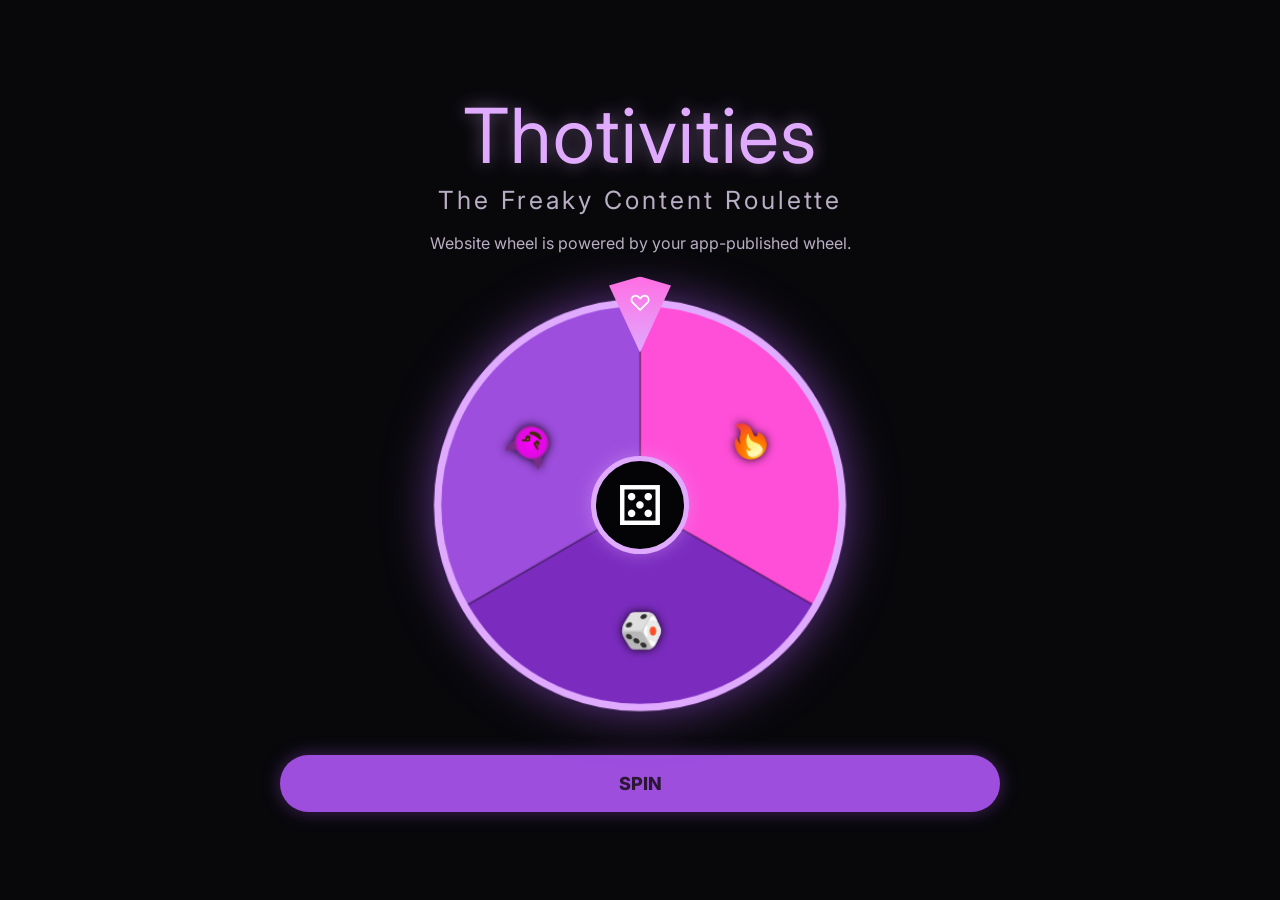
<file: index.html>
<!DOCTYPE html>
<html lang="en">
<head>
  <meta charset="UTF-8" />
  <meta name="viewport" content="width=device-width, initial-scale=1.0" />
  <title>Thotivites247</title>
  <link rel="stylesheet" href="style.css" />
</head>
<body>
  <main class="page">
    <section class="app-card">
      <h1>Thotivities</h1>
      <p class="subtitle">The Freaky Content Roulette</p>
      <p class="status">Website wheel is powered by your app-published wheel.</p>

      <div class="wheel-wrap">
        <div class="pointer">♡</div>
        <canvas id="previewWheel" width="420" height="420"></canvas>
        <div class="center-dice">⚄</div>
      </div>

      <a class="main-btn" href="spin.html">SPIN</a>
    </section>
  </main>

  <script src="site.js"></script>
</body>
</html>
</file>
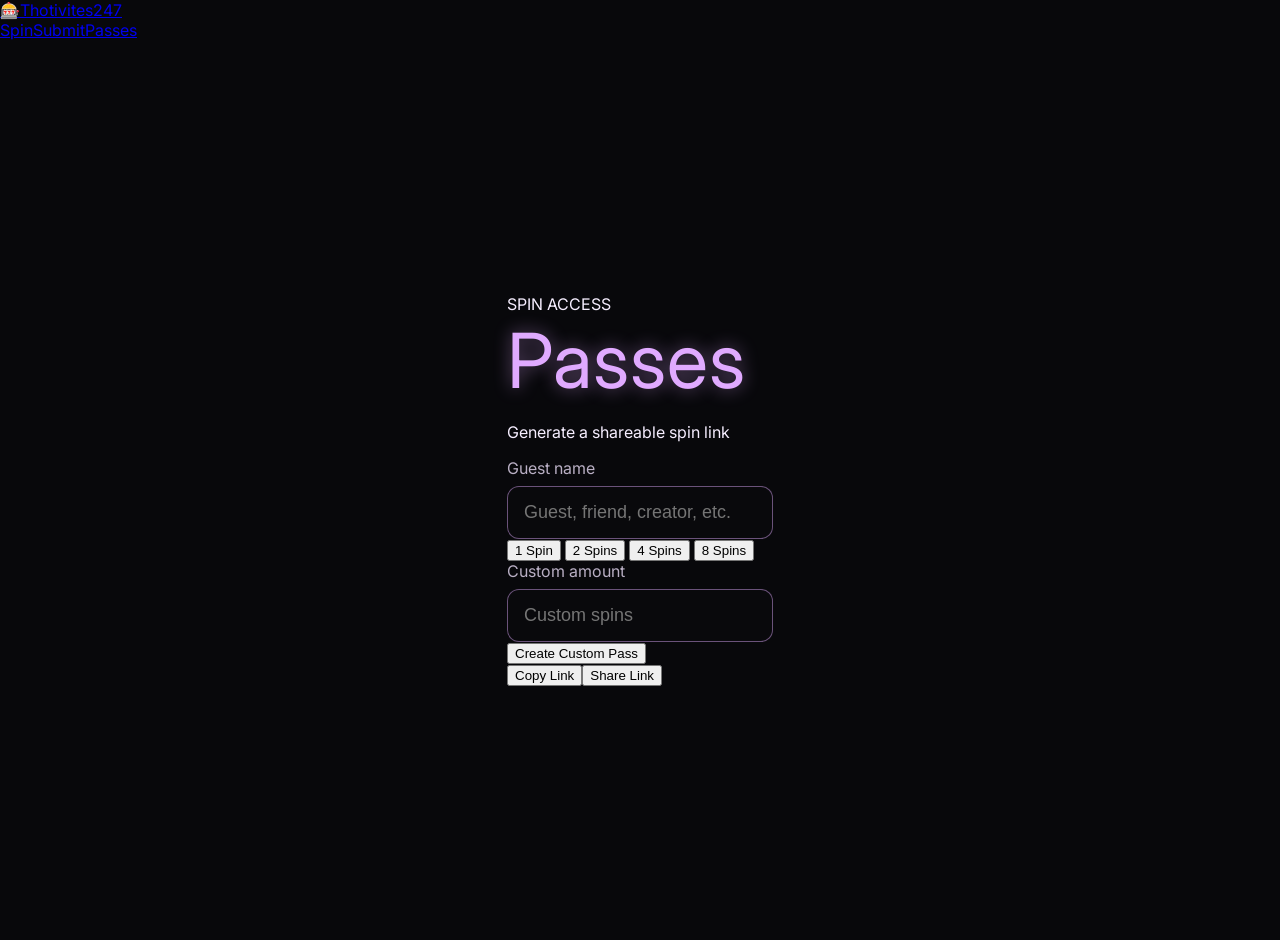
<file: passes.html>
<!DOCTYPE html>
<html lang="en">
<head>
  <meta charset="UTF-8" />
  <meta name="viewport" content="width=device-width, initial-scale=1.0" />
  <title>Spin Passes | Thotivites247</title>
  <link rel="stylesheet" href="style.css" />
</head>
<body>
  <header class="site-header">
    <a class="brand" href="index.html"><span class="brand-mark">🎰</span><span>Thotivites247</span></a>
    <nav><a href="spin.html">Spin</a><a href="submit.html">Submit</a><a href="passes.html">Passes</a></nav>
  </header>

  <main class="page">
    <section class="result-card">
      <div class="badge">SPIN ACCESS</div>
      <h1>Passes</h1>
      <p class="tagline">Generate a shareable spin link</p>

      <div class="form-box"><label for="passName">Guest name</label><input id="passName" type="text" maxlength="32" placeholder="Guest, friend, creator, etc." /></div>

      <div class="pass-grid">
        <button onclick="makePass(1)">1 Spin</button>
        <button onclick="makePass(2)">2 Spins</button>
        <button onclick="makePass(4)">4 Spins</button>
        <button onclick="makePass(8)">8 Spins</button>
      </div>

      <div class="form-box"><label for="customSpinCount">Custom amount</label><input id="customSpinCount" type="number" min="1" max="99" placeholder="Custom spins" /></div>
      <button onclick="makeCustomPass()">Create Custom Pass</button>

      <div class="share-card hidden" id="passCard"><p id="passOutput"></p><a id="passLink" class="button" href="#">Open Pass</a></div>
      <div class="actions"><button onclick="copyPass()">Copy Link</button><button onclick="sharePass()">Share Link</button></div>
    </section>
  </main>
  <script src="site.js"></script>
</body>
</html>
</file>
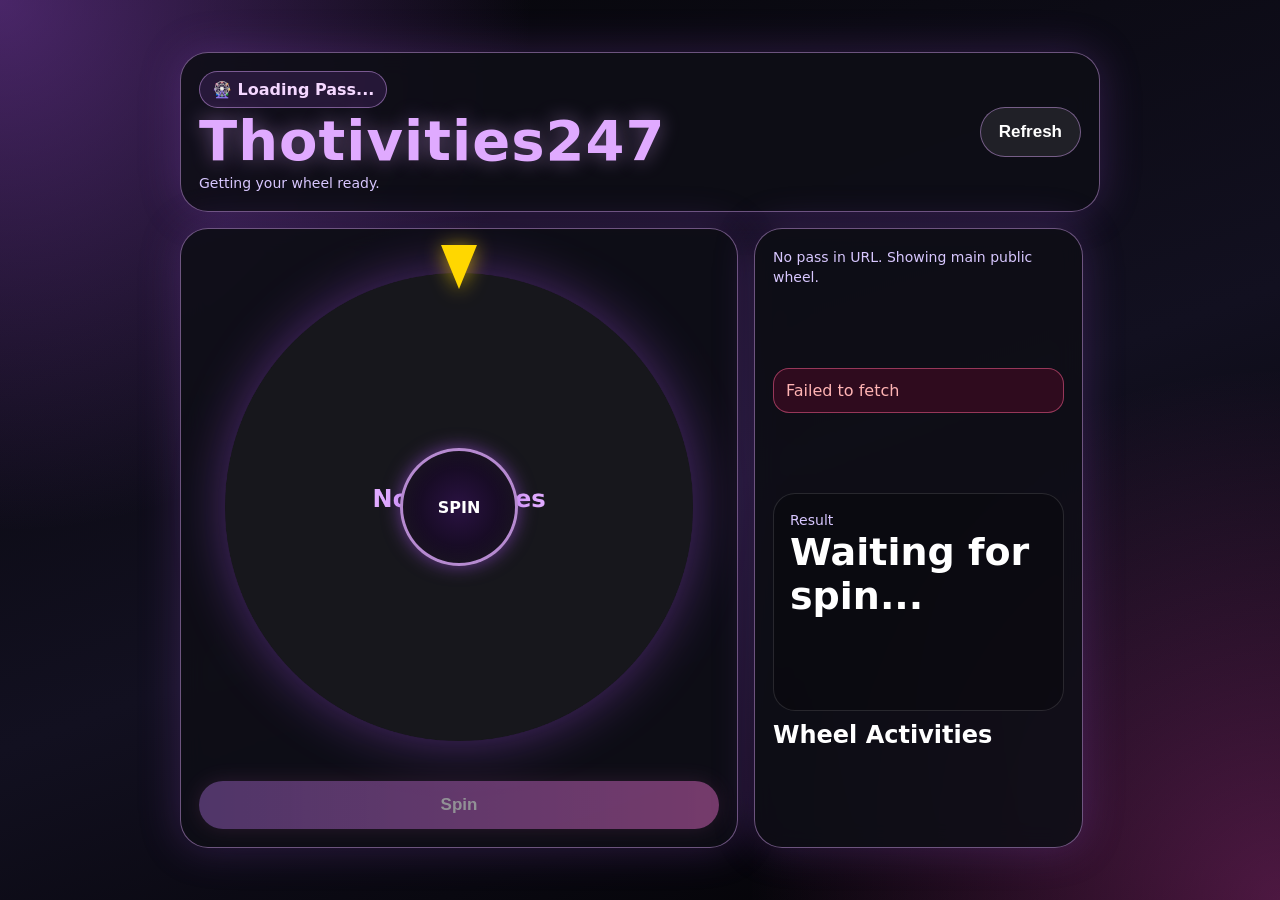
<file: spin.html>
<!doctype html>
<html lang="en">
<head>
  <meta charset="utf-8" />
  <meta name="viewport" content="width=device-width,initial-scale=1" />
  <title>Thotivities247 Spin Pass</title>
  <style>
    :root {
      --purple: #9d4edd;
      --pink: #ff4fd8;
      --deep: #09090b;
      --gold: #ffd700;
      --card: rgba(14, 14, 22, 0.88);
      --line: rgba(224, 170, 255, 0.45);
    }

    * { box-sizing: border-box; }

    body {
      margin: 0;
      min-height: 100vh;
      font-family: system-ui, -apple-system, BlinkMacSystemFont, "Segoe UI", sans-serif;
      color: white;
      background:
        radial-gradient(circle at top left, rgba(157, 78, 221, 0.45), transparent 34%),
        radial-gradient(circle at bottom right, rgba(255, 79, 216, 0.30), transparent 34%),
        linear-gradient(160deg, #050508, #121020 55%, #000);
      display: grid;
      place-items: center;
      padding: 16px;
    }

    .shell {
      width: min(920px, 100%);
      display: grid;
      gap: 16px;
    }

    .card {
      background: var(--card);
      border: 1px solid var(--line);
      box-shadow: 0 0 40px rgba(157, 78, 221, 0.25);
      border-radius: 28px;
      padding: 18px;
      backdrop-filter: blur(12px);
    }

    .title {
      display: flex;
      gap: 12px;
      align-items: center;
      justify-content: space-between;
      flex-wrap: wrap;
    }

    h1, h2, p { margin: 0; }

    h1 {
      font-size: clamp(30px, 6vw, 56px);
      letter-spacing: 1px;
      color: #e0aaff;
      text-shadow: 0 0 20px rgba(224, 170, 255, 0.4);
    }

    .pill {
      display: inline-flex;
      gap: 8px;
      align-items: center;
      padding: 8px 12px;
      border-radius: 999px;
      border: 1px solid var(--line);
      color: #f4d7ff;
      background: rgba(157, 78, 221, 0.16);
      font-weight: 800;
    }

    .grid {
      display: grid;
      grid-template-columns: 1fr;
      gap: 16px;
    }

    @media (min-width: 820px) {
      .grid { grid-template-columns: 1fr 0.95fr; }
    }

    .wheel-wrap {
      position: relative;
      width: min(520px, 92vw);
      aspect-ratio: 1;
      margin: 0 auto;
      display: grid;
      place-items: center;
    }

    canvas {
      width: 100%;
      height: 100%;
      filter: drop-shadow(0 0 26px rgba(157, 78, 221, 0.45));
    }

    .pointer {
      position: absolute;
      top: -2px;
      left: 50%;
      transform: translateX(-50%);
      width: 0;
      height: 0;
      border-left: 18px solid transparent;
      border-right: 18px solid transparent;
      border-top: 44px solid var(--gold);
      filter: drop-shadow(0 2px 10px rgba(255, 215, 0, 0.65));
      z-index: 3;
    }

    .center {
      position: absolute;
      width: 118px;
      height: 118px;
      border-radius: 50%;
      display: grid;
      place-items: center;
      text-align: center;
      background: radial-gradient(circle, #2a1242, #050508);
      border: 3px solid rgba(224, 170, 255, .8);
      box-shadow: inset 0 0 24px rgba(255,255,255,.08), 0 0 18px rgba(157,78,221,.6);
      font-weight: 900;
      padding: 10px;
      z-index: 2;
    }

    button {
      border: 0;
      border-radius: 999px;
      padding: 14px 18px;
      font-size: 17px;
      font-weight: 900;
      color: white;
      background: linear-gradient(90deg, var(--purple), var(--pink));
      cursor: pointer;
      box-shadow: 0 0 20px rgba(255, 79, 216, 0.28);
    }

    button:disabled {
      opacity: .55;
      cursor: not-allowed;
      filter: grayscale(.4);
    }

    .secondary {
      background: rgba(255,255,255,.08);
      border: 1px solid var(--line);
      box-shadow: none;
    }

    .status {
      display: grid;
      gap: 10px;
    }

    .result {
      min-height: 120px;
      border-radius: 22px;
      padding: 16px;
      background: rgba(0,0,0,.22);
      border: 1px solid rgba(255,255,255,.12);
    }

    .result h2 {
      color: #fff;
      font-size: clamp(24px, 5vw, 38px);
      margin-bottom: 6px;
    }

    .small {
      color: #d8c7ff;
      font-size: 14px;
      line-height: 1.45;
    }

    .list {
      display: grid;
      gap: 8px;
      max-height: 260px;
      overflow: auto;
      padding-right: 4px;
    }

    .activity {
      display: grid;
      grid-template-columns: 38px 1fr;
      gap: 10px;
      align-items: center;
      padding: 9px 10px;
      border-radius: 16px;
      background: rgba(255,255,255,.06);
      border: 1px solid rgba(255,255,255,.08);
    }

    .error {
      color: #ffb4b4;
      background: rgba(255, 0, 80, .14);
      border: 1px solid rgba(255, 100, 150, .5);
      padding: 12px;
      border-radius: 16px;
    }
  </style>
</head>
<body>
  <main class="shell">
    <section class="card">
      <div class="title">
        <div>
          <div class="pill" id="modePill">🎡 Loading Pass...</div>
          <h1 id="headline">Thotivities247</h1>
          <p class="small" id="subline">Getting your wheel ready.</p>
        </div>
        <button class="secondary" onclick="reloadEverything()">Refresh</button>
      </div>
    </section>

    <section class="grid">
      <div class="card">
        <div class="wheel-wrap">
          <div class="pointer"></div>
          <canvas id="wheel" width="900" height="900"></canvas>
          <div class="center" id="centerText">SPIN</div>
        </div>
        <div style="display:grid; gap:10px; margin-top:14px;">
          <button id="spinBtn" onclick="spinWheel()" disabled>Spin</button>
        </div>
      </div>

      <div class="card status">
        <div id="passInfo" class="small">Checking pass...</div>
        <div id="errorBox"></div>

        <div class="result">
          <p class="small">Result</p>
          <h2 id="resultTitle">Waiting for spin...</h2>
          <p id="resultMeta" class="small"></p>
        </div>

        <div>
          <h2 style="margin-bottom:10px;">Wheel Activities</h2>
          <div class="list" id="activityList"></div>
        </div>
      </div>
    </section>
  </main>

<script>
const API_BASE = "https://thotivites247-api.thot2thoughts.workers.dev";

const params = new URLSearchParams(window.location.search);
const passId = (params.get("pass") || params.get("passId") || "").trim();

let wheelActivities = [];
let currentPass = null;
let wheelRotation = 0;
let spinning = false;

const canvas = document.getElementById("wheel");
const ctx = canvas.getContext("2d");
const spinBtn = document.getElementById("spinBtn");

function showError(message) {
  document.getElementById("errorBox").innerHTML = message ? `<div class="error">${escapeHtml(message)}</div>` : "";
}

function escapeHtml(value) {
  return String(value || "")
    .replaceAll("&", "&amp;")
    .replaceAll("<", "&lt;")
    .replaceAll(">", "&gt;")
    .replaceAll('"', "&quot;")
    .replaceAll("'", "&#039;");
}

function colorFromValue(value, fallbackIndex = 0) {
  const fallbacks = ["#9d4edd", "#ff4fd8", "#7b2cbf", "#e0aaff", "#ffd700", "#5a189a", "#c77dff"];
  if (typeof value === "number") {
    return "#" + (value & 0xffffff).toString(16).padStart(6, "0");
  }
  if (typeof value === "string" && value.startsWith("#")) return value;
  return fallbacks[fallbackIndex % fallbacks.length];
}

async function fetchJson(url, options = {}) {
  const res = await fetch(url, options);
  const data = await res.json().catch(() => ({}));
  if (!res.ok || data.success === false) {
    throw new Error(data.reason || data.error || data.message || `Request failed: ${res.status}`);
  }
  return data;
}

async function loadPass() {
  if (!passId) {
    currentPass = null;
    document.getElementById("passInfo").textContent = "No pass in URL. Showing main public wheel.";
    return;
  }

  const data = await fetchJson(`${API_BASE}/api/pass/check?pass=${encodeURIComponent(passId)}`);
  if (!data.valid) throw new Error(data.reason || "Pass is not valid");

  currentPass = data.pass;
  const remaining = currentPass.remainingSpins ?? 0;
  const allowed = currentPass.allowedSpins ?? "?";
  const used = currentPass.usedSpins ?? 0;

  document.getElementById("passInfo").innerHTML =
    `<strong>Pass:</strong> ${escapeHtml(currentPass.name || passId)}<br>` +
    `<strong>Spins:</strong> ${remaining} remaining / ${allowed} allowed<br>` +
    `<strong>Used:</strong> ${used}`;

  if (currentPass.themeWheel) {
    document.getElementById("modePill").textContent =
      `${currentPass.themeWheel.symbol || "🎡"} Theme Pass`;
    document.getElementById("headline").textContent =
      currentPass.themeWheel.themeName || currentPass.name || "Theme Wheel";
    document.getElementById("subline").textContent =
      "This link spins its own theme wheel only.";
  }
}

async function loadWheel() {
  const wheelUrl = passId
    ? `${API_BASE}/api/wheel?pass=${encodeURIComponent(passId)}`
    : `${API_BASE}/api/wheel`;

  const data = await fetchJson(wheelUrl);

  wheelActivities = Array.isArray(data.activities) ? data.activities : [];

  if (data.source === "theme_pass") {
    const theme = data.themeWheel || {};
    document.getElementById("modePill").textContent = `${theme.symbol || "🎡"} Theme Pass`;
    document.getElementById("headline").textContent = theme.themeName || "Theme Wheel";
    document.getElementById("subline").textContent = "This is a separate wheel generated for this pass.";
  } else if (!passId) {
    document.getElementById("modePill").textContent = "🎡 Main Wheel";
    document.getElementById("headline").textContent = "Thotivities247";
    document.getElementById("subline").textContent = "Public main wheel.";
  }

  renderActivityList();
  drawWheel();

  spinBtn.disabled = wheelActivities.length === 0 || (currentPass && (currentPass.remainingSpins || 0) <= 0);
}

function renderActivityList() {
  const el = document.getElementById("activityList");
  if (!wheelActivities.length) {
    el.innerHTML = `<div class="small">No activities found for this wheel.</div>`;
    return;
  }

  el.innerHTML = wheelActivities.map((item, index) => `
    <div class="activity">
      <div style="font-size:26px">${escapeHtml(item.symbol || item.mysterySymbol || "🎡")}</div>
      <div>
        <strong>${escapeHtml(item.title || "Untitled")}</strong>
        <div class="small">${escapeHtml(item.category || "Theme Activity")}</div>
      </div>
    </div>
  `).join("");
}

function drawWheel(highlightIndex = -1) {
  const w = canvas.width;
  const h = canvas.height;
  const cx = w / 2;
  const cy = h / 2;
  const r = Math.min(w, h) * 0.45;

  ctx.clearRect(0, 0, w, h);

  if (!wheelActivities.length) {
    ctx.fillStyle = "#17171c";
    ctx.beginPath();
    ctx.arc(cx, cy, r, 0, Math.PI * 2);
    ctx.fill();
    ctx.fillStyle = "#e0aaff";
    ctx.font = "bold 42px system-ui";
    ctx.textAlign = "center";
    ctx.fillText("No Activities", cx, cy);
    return;
  }

  const slice = (Math.PI * 2) / wheelActivities.length;

  ctx.save();
  ctx.translate(cx, cy);
  ctx.rotate(wheelRotation);
  ctx.translate(-cx, -cy);

  wheelActivities.forEach((item, i) => {
    const start = i * slice - Math.PI / 2;
    const end = start + slice;

    ctx.beginPath();
    ctx.moveTo(cx, cy);
    ctx.arc(cx, cy, r, start, end);
    ctx.closePath();
    ctx.fillStyle = i === highlightIndex ? "#ffd700" : colorFromValue(item.colorValue, i);
    ctx.fill();
    ctx.strokeStyle = "rgba(255,255,255,.55)";
    ctx.lineWidth = 3;
    ctx.stroke();

    ctx.save();
    ctx.translate(cx, cy);
    ctx.rotate(start + slice / 2);
    ctx.textAlign = "right";
    ctx.fillStyle = "#fff";
    ctx.font = "bold 24px system-ui";
    const label = `${item.symbol || item.mysterySymbol || "🎡"} ${(item.title || "").slice(0, 18)}`;
    ctx.fillText(label, r - 18, 8);
    ctx.restore();
  });

  ctx.restore();

  ctx.beginPath();
  ctx.arc(cx, cy, r, 0, Math.PI * 2);
  ctx.strokeStyle = "rgba(224,170,255,.85)";
  ctx.lineWidth = 8;
  ctx.stroke();
}

function pickResultIndex() {
  return Math.floor(Math.random() * wheelActivities.length);
}

async function spinWheel() {
  if (spinning || !wheelActivities.length) return;

  spinning = true;
  spinBtn.disabled = true;
  showError("");

  const resultIndex = pickResultIndex();
  const slice = (Math.PI * 2) / wheelActivities.length;
  const targetAngle = -((resultIndex * slice) + slice / 2);
  const extra = Math.PI * 2 * (5 + Math.floor(Math.random() * 4));
  const startRotation = wheelRotation;
  const endRotation = targetAngle + extra;
  const duration = 3600;
  const start = performance.now();

  function animate(now) {
    const t = Math.min(1, (now - start) / duration);
    const eased = 1 - Math.pow(1 - t, 4);
    wheelRotation = startRotation + (endRotation - startRotation) * eased;
    drawWheel();

    if (t < 1) {
      requestAnimationFrame(animate);
    } else {
      spinning = false;
      wheelRotation = targetAngle;
      drawWheel(resultIndex);
      finishSpin(resultIndex);
    }
  }

  requestAnimationFrame(animate);
}

async function finishSpin(index) {
  const item = wheelActivities[index];

  document.getElementById("resultTitle").textContent = `${item.symbol || item.mysterySymbol || "🎡"} ${item.title}`;
  document.getElementById("resultMeta").textContent = item.category || "Theme Activity";

  if (!passId) {
    spinBtn.disabled = false;
    return;
  }

  try {
    const data = await fetchJson(`${API_BASE}/api/pass/use`, {
      method: "POST",
      headers: {"Content-Type": "application/json"},
      body: JSON.stringify({
        pass: passId,
        title: item.title,
        category: item.category,
        symbol: item.symbol || item.mysterySymbol || "🎡",
        spinnerName: "Guest"
      })
    });

    currentPass = data.pass;
    await loadPass();

    spinBtn.disabled = (currentPass.remainingSpins || 0) <= 0;
  } catch (err) {
    showError(err.message);
    spinBtn.disabled = true;
  }
}

async function reloadEverything() {
  try {
    showError("");
    spinBtn.disabled = true;
    document.getElementById("centerText").textContent = passId ? "PASS" : "SPIN";
    await loadPass();
    await loadWheel();
  } catch (err) {
    showError(err.message);
    drawWheel();
  }
}

reloadEverything();
</script>
</body>
</html>
</file>
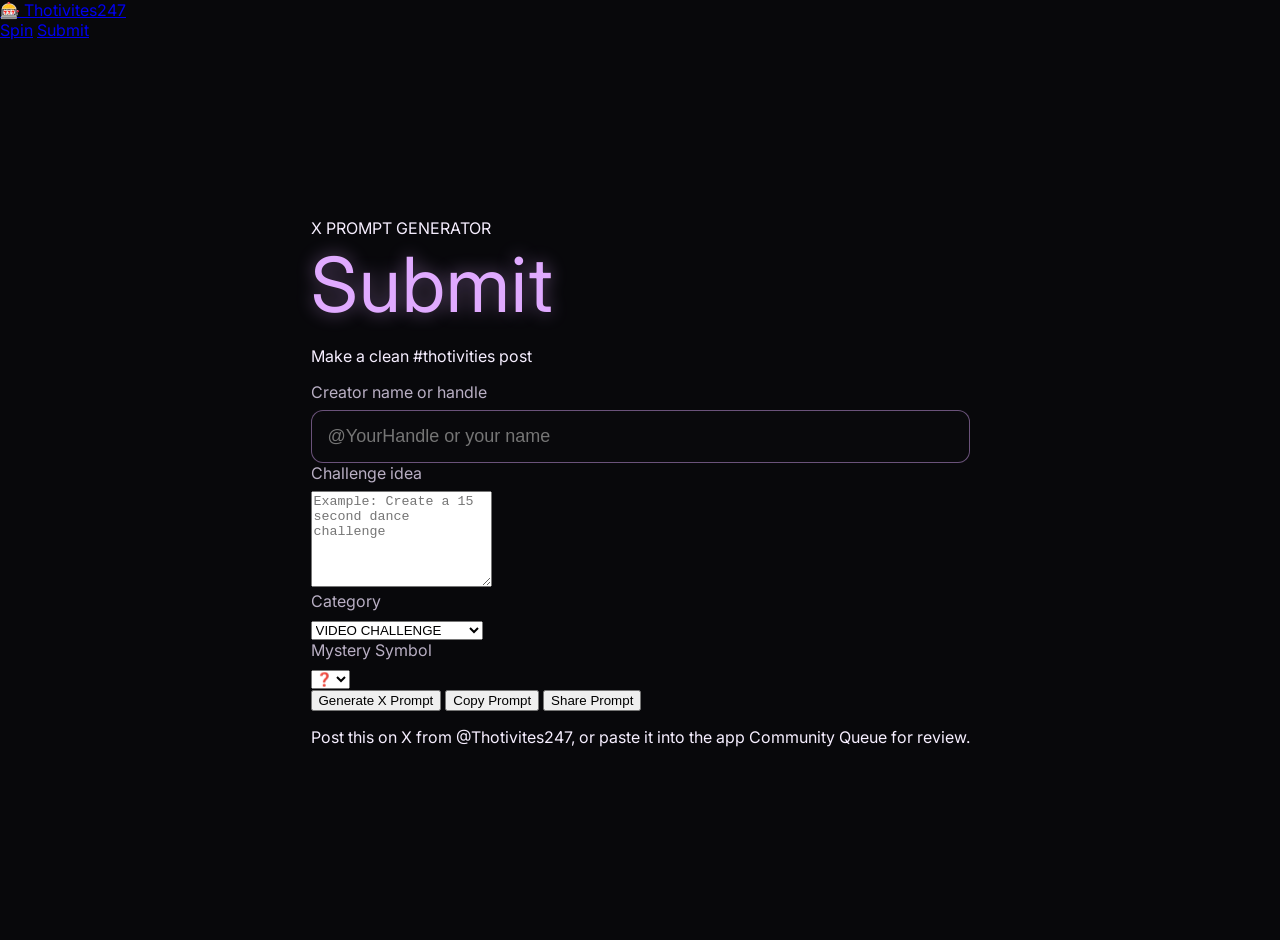
<file: submit.html>
<!DOCTYPE html>
<html lang="en">
<head>
  <meta charset="UTF-8" />
  <meta name="viewport" content="width=device-width, initial-scale=1.0" />

  <title>Submit Challenge | Thotivites247</title>
  <meta name="description" content="Generate a #thotivities challenge prompt for X or the app review queue." />

  <link rel="stylesheet" href="style.css" />
</head>
<body>
  <header class="site-header">
    <a class="brand" href="index.html">
      <span class="brand-mark">🎰</span>
      <span>Thotivites247</span>
    </a>

    <nav>
      <a href="spin.html">Spin</a>
      <a href="submit.html">Submit</a>
    </nav>
  </header>

  <main class="page">
    <section class="result-card">
      <div class="badge">X PROMPT GENERATOR</div>
      <h1>Submit</h1>
      <p class="tagline">Make a clean #thotivities post</p>

      <div class="form-box">
        <label for="creatorName">Creator name or handle</label>
        <input id="creatorName" type="text" maxlength="32" placeholder="@YourHandle or your name" />
      </div>

      <div class="form-box">
        <label for="challengeText">Challenge idea</label>
        <textarea id="challengeText" rows="6" placeholder="Example: Create a 15 second dance challenge"></textarea>
      </div>

      <div class="form-box">
        <label for="categorySelect">Category</label>
        <select id="categorySelect">
          <option>VIDEO CHALLENGE</option>
          <option>THOT ADVENTURE</option>
          <option>CERTIFIED THOTIVITY</option>
          <option>DANCE CHALLENGE</option>
          <option>GENERAL THOTIVITIES</option>
        </select>
      </div>

      <div class="form-box">
        <label for="symbolSelect">Mystery Symbol</label>
        <select id="symbolSelect">
          <option>❓</option>
          <option>🔥</option>
          <option>🎲</option>
          <option>💋</option>
          <option>😈</option>
          <option>🎭</option>
          <option>👑</option>
          <option>⚡</option>
          <option>📸</option>
        </select>
      </div>

      <div class="actions">
        <button onclick="generatePrompt()">Generate X Prompt</button>
        <button onclick="copyPrompt()">Copy Prompt</button>
        <button onclick="sharePrompt()">Share Prompt</button>
      </div>

      <div class="share-card hidden" id="promptCard">
        <p id="promptOutput"></p>
      </div>

      <p class="footer">
        Post this on X from @Thotivites247, or paste it into the app Community Queue for review.
      </p>
    </section>
  </main>

  <script src="site.js"></script>
</body>
</html>
</file>
<file: style.css>
@import url('https://fonts.googleapis.com/css2?family=Inter:wght@400;600;800&display=swap');

:root {
  --bg: #08080b;
  --purple: #9D4EDD;
  --purple2: #E0AAFF;
  --pink: #FF4FD8;
  --text: #F6EEFF;
  --muted: #B9AFC4;
}

* { box-sizing: border-box; }

body {
  margin: 0;
  min-height: 100vh;
  background: var(--bg);
  color: var(--text);
  font-family: Inter, system-ui, sans-serif;
}

.page {
  min-height: 100vh;
  display: grid;
  place-items: center;
  padding: 22px;
}

.app-card {
  width: min(760px, 100%);
  text-align: center;
}

h1 {
  margin: 0;
  font-size: clamp(42px, 10vw, 76px);
  font-weight: 400;
  letter-spacing: 1px;
  color: var(--purple2);
  text-shadow: 0 0 18px rgba(224, 170, 255, 0.45);
}

h2 {
  margin: 8px 0;
  font-size: clamp(32px, 8vw, 58px);
  color: var(--purple2);
  text-shadow: 0 0 16px rgba(224, 170, 255, 0.5);
}

.subtitle {
  margin: 4px 0 10px;
  color: var(--muted);
  font-size: clamp(18px, 4vw, 25px);
  letter-spacing: 3px;
}

.status {
  color: var(--muted);
  line-height: 1.5;
}

.input-panel {
  margin: 18px auto 6px;
  text-align: left;
  max-width: 520px;
}

label {
  display: block;
  margin-bottom: 8px;
  color: var(--muted);
}

input {
  width: 100%;
  padding: 15px 16px;
  border-radius: 12px;
  border: 1px solid rgba(224, 170, 255, 0.45);
  background: #09090c;
  color: var(--text);
  font-size: 18px;
}

.wheel-wrap {
  position: relative;
  width: min(440px, 92vw);
  aspect-ratio: 1;
  margin: 30px auto;
  display: grid;
  place-items: center;
}

canvas {
  width: 100%;
  height: 100%;
  filter: drop-shadow(0 0 24px rgba(157, 78, 221, 0.6));
}

.pointer {
  position: absolute;
  top: -8px;
  z-index: 5;
  width: 62px;
  height: 76px;
  display: grid;
  place-items: start center;
  padding-top: 13px;
  color: white;
  font-size: 22px;
  background: linear-gradient(180deg, #ff6ee3, #e0aaff);
  clip-path: polygon(50% 100%, 0 12%, 50% 0, 100% 12%);
  filter: drop-shadow(0 0 14px rgba(255, 79, 216, 0.9));
}

.center-dice {
  position: absolute;
  width: 98px;
  height: 98px;
  border-radius: 50%;
  display: grid;
  place-items: center;
  background: #040406;
  border: 5px solid var(--purple2);
  color: white;
  font-size: 55px;
  box-shadow: 0 0 18px rgba(224, 170, 255, 0.4);
}

.main-btn,
.outline-btn {
  width: 100%;
  max-width: 720px;
  border-radius: 999px;
  padding: 18px 20px;
  font-size: 18px;
  font-weight: 800;
  cursor: pointer;
}

.main-btn {
  display: inline-block;
  border: none;
  text-decoration: none;
  color: #2b1735;
  background: var(--purple);
  box-shadow: 0 0 18px rgba(157, 78, 221, 0.4);
}

.outline-btn {
  margin-top: 10px;
  color: var(--purple2);
  background: transparent;
  border: 1.5px solid rgba(224, 170, 255, 0.7);
}

.hidden { display: none !important; }

.mystery-symbol {
  font-size: clamp(90px, 28vw, 160px);
  line-height: 1;
  margin: 15px 0 25px;
  text-shadow: 0 0 18px rgba(255, 79, 216, 0.8);
}

.category {
  color: var(--pink);
  font-weight: 800;
  letter-spacing: 1px;
}

.share-card {
  margin: 18px 0;
  padding: 18px;
  border-radius: 18px;
  background: #15151b;
  border: 1px solid rgba(224, 170, 255, 0.28);
  color: var(--muted);
}
</file>
